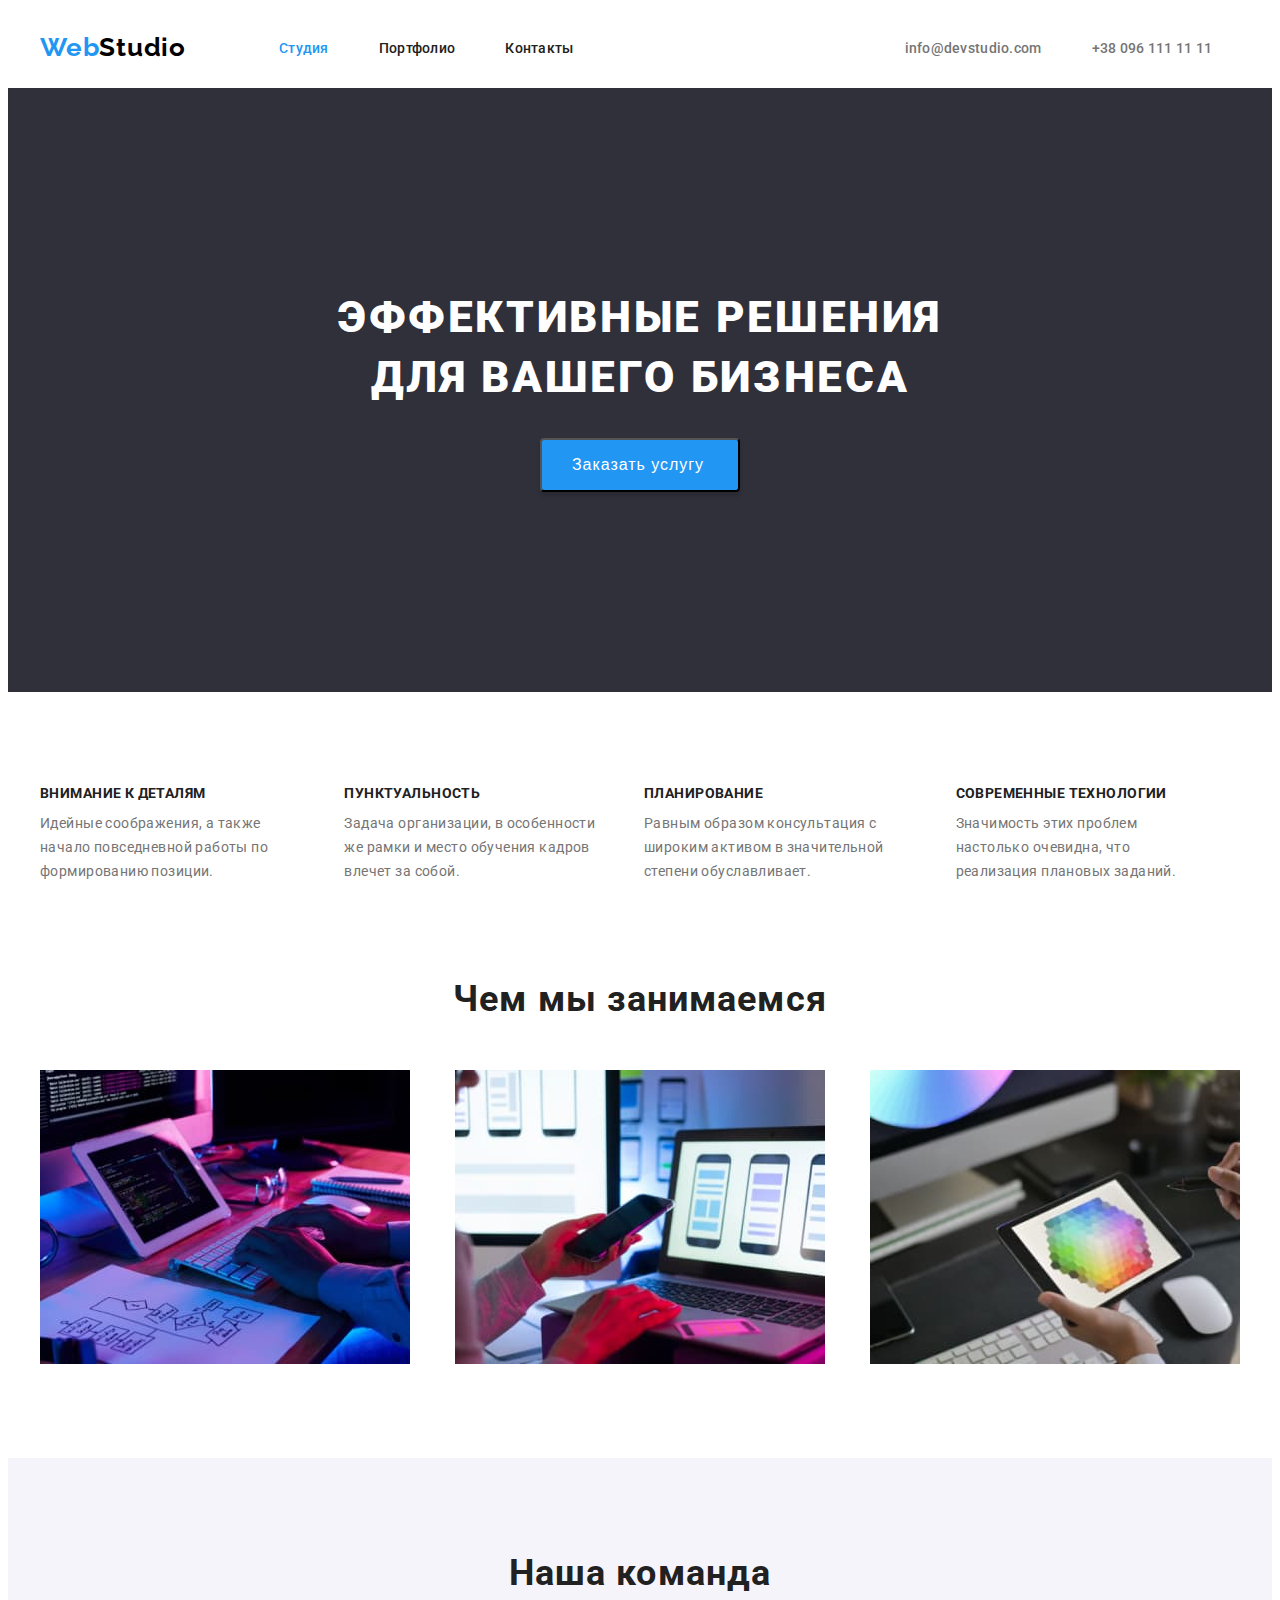
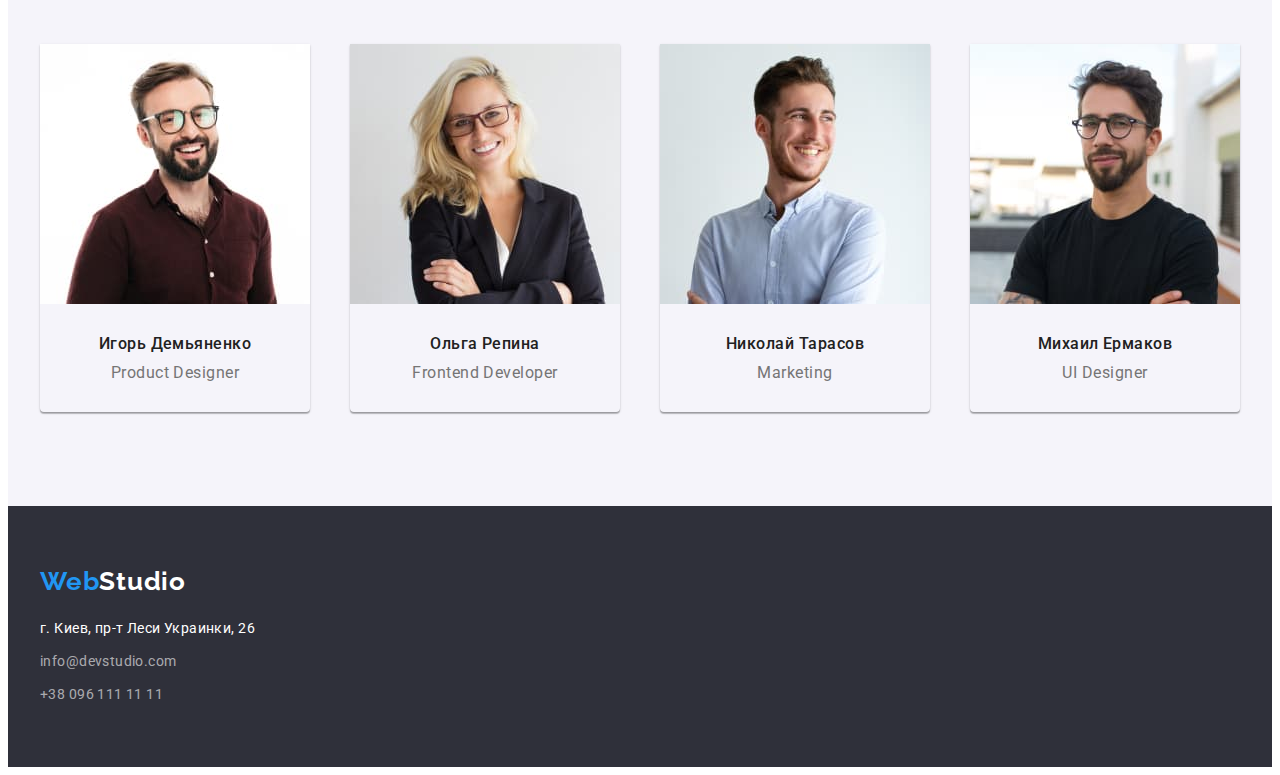
<file: index.html>
<!DOCTYPE html>
<html lang="ru">
  <head>
    <meta charset="UTF-8" />
    <meta http-equiv="X-UA-Compatible" content="IE=edge" />
    <meta name="viewport" content="width=device-width, initial-scale=1.0" />
    <title>Document</title>
    <link
      href="https://fonts.googleapis.com/css2?family=Raleway:wght@700&family=Roboto:wght@400;500;700;900&display=swap"
      rel="stylesheet"
    />
    <link rel="preconnect" href="https://fonts.gstatic.com" />
    <link
      rel="stylesheet"
      href="https://cdnjs.cloudflare.com/ajax/libs/modern-normalize/1.1.0/modern-normalize.min.css"
      integrity="sha512-wpPYUAdjBVSE4KJnH1VR1HeZfpl1ub8YT/NKx4PuQ5NmX2tKuGu6U/JRp5y+Y8XG2tV+wKQpNHVUX03MfMFn9Q=="
      crossorigin="anonymous"
      referrerpolicy="no-referrer"
    />
    <link rel="stylesheet" href="./css/styles.css" />
  </head>
  <body>
    <!--                                  НАВИГАЦИЯ                                     -->

    <header class="header conteiner">
        <nav class="navigation">
          <a href="./index.html" class="logo"><span>Web</span>Studio</a>

          <ul class="site-nav list">
            <li class="menu-item"><a href="" class="link curent">Студия</a></li>
            <li class="menu-item"><a href="./portfolio.html" class="link">Портфолио</a></li>
            <li class="menu-item"><a href="" class="link">Контакты</a></li>
          </ul>   
        <ul class="contact list">
          <li>
          <a href="mailtu:info@devstudio.com" class="mail-link link">info@devstudio.com</a>
          </li>
         <li><a href="tel:380961111111" class="link">+38 096 111 11 11</a></li>
       </ul>
    </header>

    <main>
      <!--                               ГЕРОЙ                                        -->
      <section class="hero">
        <div class="conteiner">
        <h1 class="hero-title">Эффективные решения <br> для вашего бизнеса</h1>
        <button type="button" class="button hero">Заказать услугу</button>
        </div>
      </section>
      <!--                               ПРИЕМУЩЕСТВА                                 -->
      <section class="advanteges">
        <div class="conteiner">
        <ul class="advanteges-list list">
          <li class="item-list-advanteges">
            <h3 class="title">Внимание к деталям</h3>
            <p class="text">
              Идейные соображения, а также начало повседневной работы по
              формированию позиции.
            </p>
          </li>

          <li class="item-list-advanteges">
            <h3 class="title">Пунктуальность</h3>
            <p class="text">
              Задача организации, в особенности же рамки и место обучения кадров
              влечет за собой.
            </p>
          </li>

          <li class="item-list-advanteges">
            <h3 class="title">Планирование</h3>
            <p class="text">
              Равным образом консультация с широким активом в значительной
              степени обуславливает.
            </p>
          </li>

          <li class="item-list-advanteges">
            <h3 class="title">Современные технологии</h3>
            <p class="text">
              Значимость этих проблем настолько очевидна, что реализация
              плановых заданий.
            </p>
          </li>
        </ul>
        </div>
      </section>
      <!--                            РОД ДЕЯТЕЛЬНОСТИ                                -->
      <section class="work-activity">
        <div class=" conteiner">
        <h2 class="section-title">Чем мы занимаемся</h2>
        <ul class="activity-item-list list">
          <li class="img-item">
            <img
              src="./images/classes/classes1.jpg"
              alt="Мужчина набирает код на клавиатуре"
              width="370"
              height="294"
            />
          </li>
          <li class="img-item">
            <img
              src="./images/classes/classes2.jpg"
              alt="Мужчина работает над мобильним приложением"
              width="370"
              height="294"
            />
          </li>
          <li class="img-item">
            <img
              src="./images/classes/classes3.jpg"
              alt="Женщина выбирает цвет на цветовой гамме на планшете"
              width="370"
              height="294"
            />
          </li>
        </ul>
        </div>
      </section>
      <!--                                КОМАНДА                                     -->
      <section class="section-team">
        <div class="conteiner">
        <h2 class="section-title">Наша команда</h2>
        <ul class="team-list list">
          <li class="foto-team">
            <img
              src="./images/team/product-designer.jpg"
              alt="Молодой парень в очках (красивый)"
              width="270"
              height="260"
            />
            <div class="team-description">
            <h3 class="title">Игорь Демьяненко</h3>
            <p lang="en" class="text">Product Designer</p>
            </div>
          </li>
          <li class="foto-team">
            <img
              src="./images/team/frontend-developer.jpg"
              alt="Умная (блондинка) красивая женщина"
              width="270"
              height="260"
            />
            <div class="team-description">
            <h3 class="title">Ольга Репина</h3>
            <p lang="en" class="text">Frontend Developer</p>
            </div>
          </li>
          <li class="foto-team">
            <img
              src="./images/team/marketing.jpg"
              alt="Все такой же красивый парень но без очков"
              width="270"
              height="260"
            />
            <div class="team-description">
            <h3 class="title">Николай Тарасов</h3>
            <p lang="en" class="text">Marketing</p>
            </div>
          </li>
          <li class="foto-team">
            <img
              src="./images/team/uI-designer.jpg"
              alt="Миша очень похож на Игоря"
              width="270"
              height="260"
            />
            <div class="team-description">
            <h3 class="title">Михаил Ермаков</h3>
            <p lang="en" class="text">UI Designer</p>
            </div>
          </li>
        </ul>
        </div>
      </section>
    </main>
    <!--                                      ПОДВАЛ САЙТА                               -->
    <footer class="footer">
      <div class="conteiner">
      <a href="" class="logo"><span>Web</span>Studio</a>
      <address class="adress">г. Киев, пр-т Леси Украинки, 26</address>
      <ul class="contact-footer list">
        <li class="mail">
          <a href="mailtu:info@devstudio.com" class="link">info@devstudio.com</a>
        </li>
        <li><a href="tel:380961111111" class="link">+38 096 111 11 11</a></li>
      </ul>
      </div>
    </footer>
  </body>
</html>
</file>
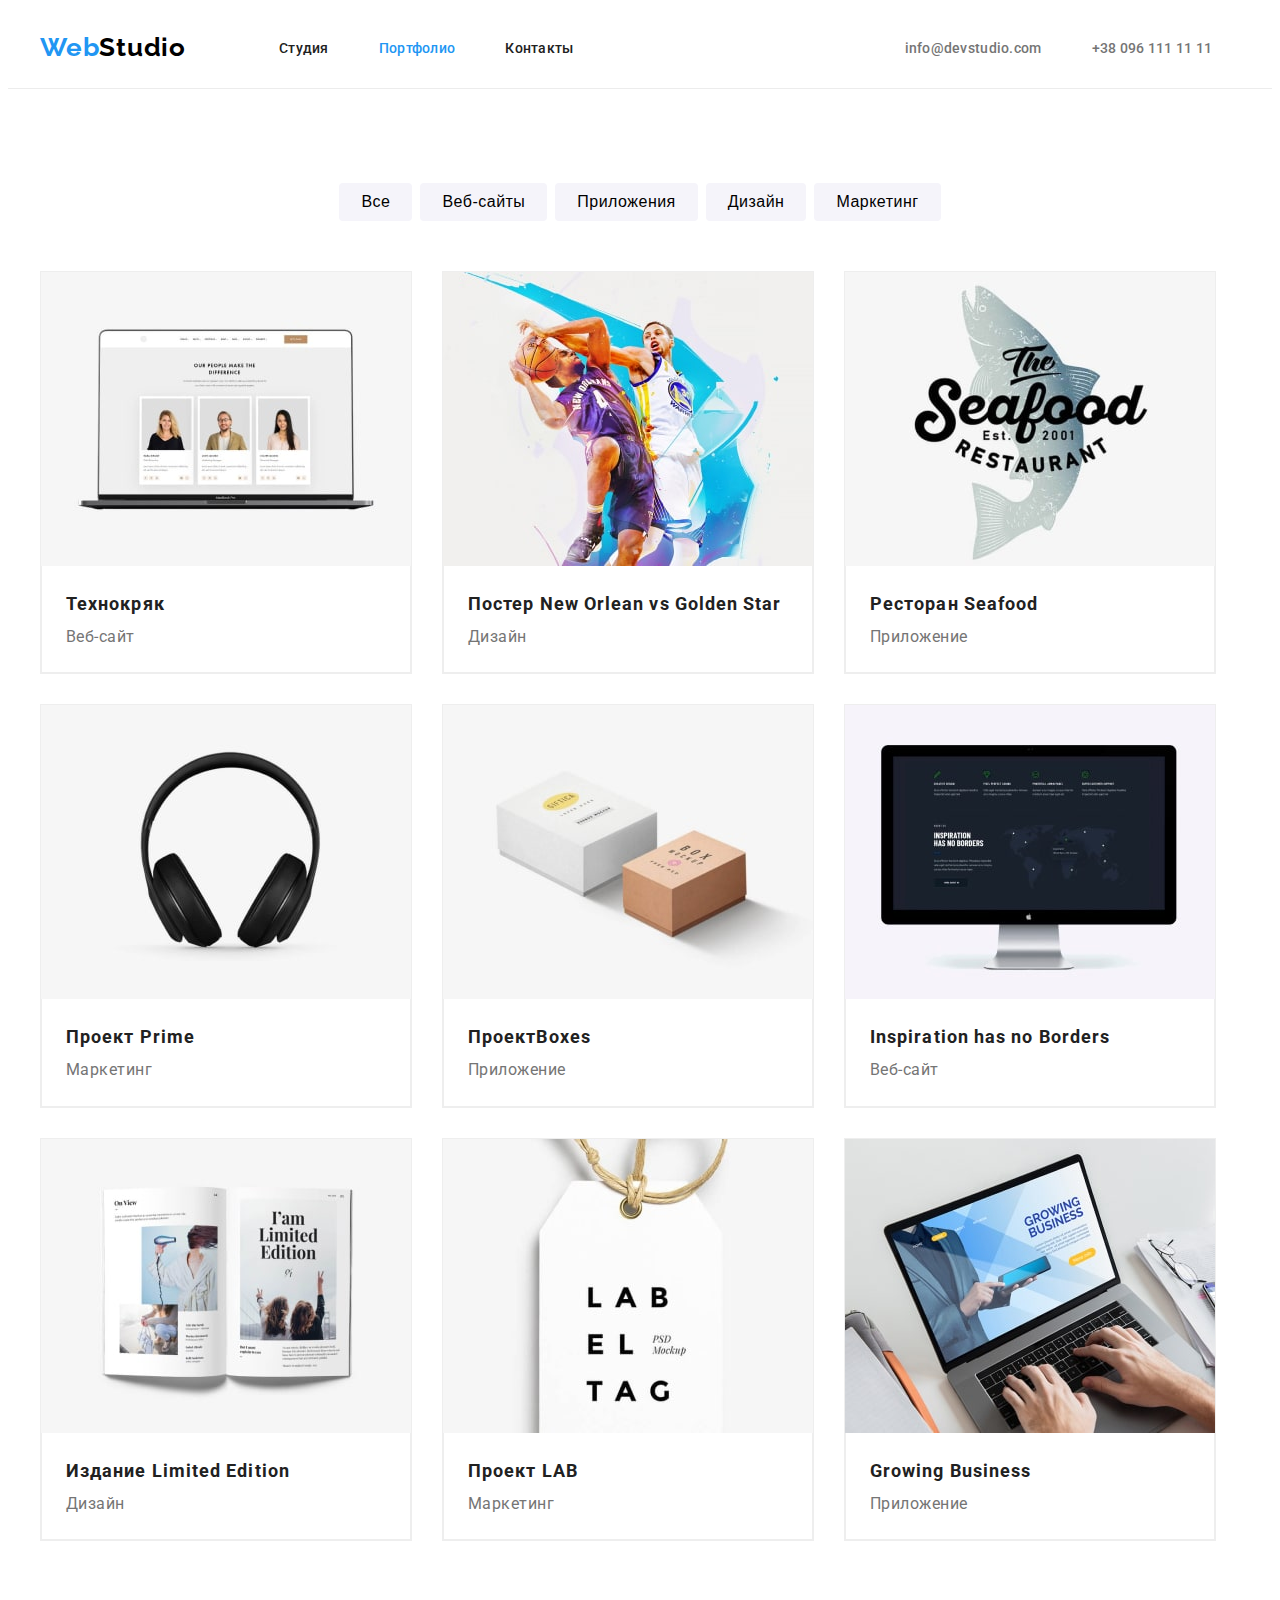
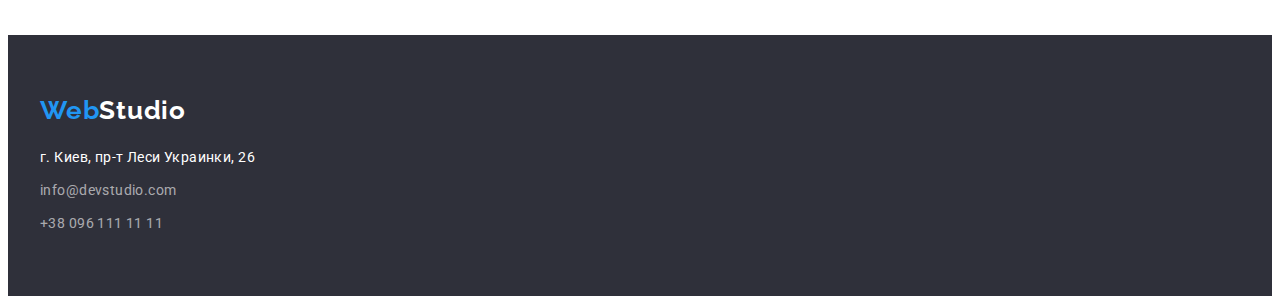
<file: portfolio.html>
<!DOCTYPE html>
<html lang="ru">
  <head>
    <meta charset="UTF-8" />
    <meta http-equiv="X-UA-Compatible" content="IE=edge" />
    <meta name="viewport" content="width=device-width, initial-scale=1.0" />
    <title>Document</title>
    <link
      href="https://fonts.googleapis.com/css2?family=Raleway:wght@700&family=Roboto:wght@400;500;700;900&display=swap"
      rel="stylesheet"
    />
    <link rel="preconnect" href="https://fonts.gstatic.com" />
    <link
      rel="stylesheet"
      href="https://cdnjs.cloudflare.com/ajax/libs/modern-normalize/1.1.0/modern-normalize.min.css"
      integrity="sha512-wpPYUAdjBVSE4KJnH1VR1HeZfpl1ub8YT/NKx4PuQ5NmX2tKuGu6U/JRp5y+Y8XG2tV+wKQpNHVUX03MfMFn9Q=="
      crossorigin="anonymous"
      referrerpolicy="no-referrer"
    />
    <link rel="stylesheet" href="./css/styles.css" />
  </head>

  <body>
    <!--Navigation-->
     <header class="head-page">
      <div class="header conteiner">
      <nav class="navigation">
          <a href="./index.html" class="logo"><span>Web</span>Studio</a>

          <ul class="site-nav list">
            <li class="menu-item"><a href="./index.html" class="link">Студия</a></li>
            <li class="menu-item"><a href="" class="link curent">Портфолио</a></li>
            <li class="menu-item"><a href="" class="link">Контакты</a></li>
          </ul>   
        <ul class="contact list">
          <li>
          <a href="mailtu:info@devstudio.com" class="mail-link link">info@devstudio.com</a>
          </li>
         <li><a href="tel:380961111111" class="link">+38 096 111 11 11</a></li>
       </ul>
       </div>  
    </header>
    <main>
      <section class="section-portfolio">
        <div class="conteiner">
        <h1 hidden>Портфолио</h1>
        <ul class="filter-button-page list">
          <li class="portfolio-button-list">
            <button type="button" class="button-portfolio">Все</button>
          </li>
          <li class="portfolio-button-list">
            <button type="button" class="button-portfolio">Веб-сайты</button>
          </li>
          <li class="portfolio-button-list">
            <button type="button" class="button-portfolio">Приложения</button>
          </li>
          <li class="portfolio-button-list">
            <button type="button" class="button-portfolio">Дизайн</button>
          </li>
          <li class="portfolio-button-list">
            <button type="button" class="button-portfolio">Маркетинг</button>
          </li>
        </ul>

        <ul class="portfolio-list-card list">
          <li class="potfolio-list-item">
            <img
              src="./images/portfolio/exampl1.jpg"
              alt="Ноутбу с открытым вебсайтом"
            />
            <div class="card-description">
            <h2 class="post-name">Технокряк</h2>
            <p class="text">Веб-сайт</p>
            </div>
          </li>
          <li class="potfolio-list-item">
            <img src="./images/portfolio/exampl2.jpg" alt="Баскетболисты" />
            <div class="card-description">
            <h2 class="post-name">
              Постер <span lang="en">New Orlean vs Golden Star</span>
            </h2>
            <p class="text">Дизайн</p>
            </div>
          </li>
          <li class="potfolio-list-item">
            <img src="./images/portfolio/exampl3.jpg" alt="Постер с рыбкой" />
            <div class="card-description">
            <h2 class="post-name">Ресторан <span lang="en">Seafood</span></h2>
            <p class="text">Приложение</p>
            </div>
          </li>
          <li class="potfolio-list-item">
            <img src="./images/portfolio/exampl4.jpg" alt="Наушники" />
            <div class="card-description">
            <h2 class="post-name">Проект <span lang="en">Prime</span></h2>
            <p class="text">Маркетинг</p>
            </div>
          </li>
          <li class="potfolio-list-item">
            <img src="./images/portfolio/exampl5.jpg" alt="Две коробки" />
            <div class="card-description">
            <h2 class="post-name">Проект<span lang="en">Boxes</span></h2>
            <p class="text">Приложение</p>
            </div>
          </li>
          <li class="potfolio-list-item">
            <img src="./images/portfolio/exampl6.jpg" alt="монитор" />
            <div class="card-description">
            <h2 lang="en" class="post-name">Inspiration has no Borders</h2>
            <p class="text">Веб-сайт</p>
            </div>
          </li>
          <li class="potfolio-list-item">
            <img src="./images/portfolio/exampl7.jpg" alt="книга" />
            <div class="card-description">
            <h2 class="post-name">
              Издание <span lang="en">Limited Edition</span>
            </h2>
            <p class="text">Дизайн</p>
            </div>
          </li>
          <li class="potfolio-list-item">
            <img src="./images/portfolio/exampl8.jpg" alt="бирка" />
            <div class="card-description">
            <h2 class="post-name">Проект <span lang="en">LAB</span></h2>
            <p class="text">Маркетинг</p>
            </div>
          </li>
          <li class="potfolio-list-item">
            <img src="./images/portfolio/exampl9.jpg" alt="Ноутбу" />
            <div class="card-description">
            <h2 lang="en" class="post-name">Growing Business</h2>
            <p class="text">Приложение</p>
            </div>
          </li>
        </ul>
        </div>
      </section>
    </main>
    <!--FOOTER-->
    <footer class="footer">
      <div class="conteiner">
      <a href="" class="logo"><span>Web</span>Studio</a>
      <address class="adress">г. Киев, пр-т Леси Украинки, 26</address>
      <ul class="contact-footer list">
        <li class="mail">
          <a href="mailtu:info@devstudio.com" class="link">info@devstudio.com</a>
        </li>
        <li><a href="tel:380961111111" class="link">+38 096 111 11 11</a></li>
      </ul>
      </div>
    </footer>
  </body>
</html>
</file>
<file: css/styles.css>
/* цвет основного текста #212121 */
/* цвет вторичного текста #757575 */
/* белый #FFFFFF */
/* акцент #2196F3 */
:root {
  --primary-text-color: #757575;
  --title-text-color: #212121;
  --accent-color: #2196f3;
  --primary-white-color: #ffffff;
  --button-color: #f5f4fa;
}

body {
  color: var(--primary-text-color);
  background-color: var(--primary-white-color);
  font-family: Roboto, sans-serif;
  font-weight: 700;
}

h1,
h2,
h3,
h4,
h5,
h6,
p {
  margin-top: 0;
  margin-bottom: 0;
}

ul,
ol {
  margin: 0;
  padding: 0;
  list-style: none;
}
img {
  display: block;
}
.conteiner {
  width: 1200px;
  margin: 0 auto;
  padding-left: 15px;
  padding-right: 15px;
}

.link {
  text-decoration: none;
}

/************** Header ************/
.navigation .logo {
  margin-right: 93px;

  color: #000000;
  text-decoration: none;
  font-family: Raleway, sans-serif;
  font-size: 26px;
  line-height: 1.2;
  letter-spacing: 0.03em;
}

.logo > span {
  color: var(--accent-color);
}
.head-page {
  border-bottom: 1px solid #ececec;
}
.header {
  display: flex;
  align-items: center;
  padding-top: 24px;
  padding-bottom: 25px;
}

.site-nav .link {
  color: var(--title-text-color);
  font-weight: 500;
  font-size: 14px;
  line-height: 1.14;
  letter-spacing: 0.02em;
}
.site-nav .link:hover,
.site-nav .link:focus {
  color: var(--accent-color);
}

.site-nav .link.curent {
  color: var(--accent-color);
}

.contact .link {
  color: var(--primary-text-color);
  font-weight: 500;
  font-size: 14px;
  line-height: 1.14;
  letter-spacing: 0.02em;
}

.contact .link:hover,
.contact .link:focus {
  color: var(--accent-color);
}
.navigation {
  display: flex;
  align-items: center;
}
.site-nav {
  display: flex;
  align-items: center;
}
.contact {
  display: flex;
  align-items: center;
}
.menu-item:not(:last-child) {
  margin-right: 50px;
}

.mail-link {
  margin-right: 50px;
  padding-left: 331px;
}

/******************* ГЕРОЙ ****************/
.hero {
  padding-left: 15px;
  padding-right: 15px;
  padding-top: 200px;
  padding-bottom: 200px;

  background-color: #2f303a;
}

.hero-title {
  margin-top: 0;
  margin-bottom: 30px;

  color: var(--primary-white-color);
  font-weight: 900;
  font-size: 44px;
  line-height: 1.36;
  text-align: center;
  letter-spacing: 0.06em;
  text-transform: uppercase;
}
/******************* ПРИЕМУЩЕСТВА ***************/
.advanteges {
  padding-top: 94px;
  margin-bottom: 0;
}
.advanteges-list .title {
  color: var(--title-text-color);
}
.advanteges-list .title {
  margin-bottom: 10px;
  margin-top: 0;

  font-style: normal;
  font-size: 14px;
  line-height: 1.14;
  letter-spacing: 0.03em;
  text-transform: uppercase;
}
.advanteges-list .text {
  font-weight: 400;
  font-size: 14px;
  line-height: 1.7;
  letter-spacing: 0.03em;
}

.advanteges-list {
  display: flex;
  align-items: center;
}
.item-list-advanteges {
  margin-right: 30px;
}
/****************** РОД ДЕЯТЕЛЬНОСТИ ****************/
.work-activity {
  padding-top: 94px;
  padding-bottom: 94px;
}
.activity-item-list {
  display: flex;
  align-items: center;
  justify-content: space-between;
}
.img-item:not(:last-child) {
  margin-right: 30px;
}
/****************** ЗАГОЛОВКИ СЕКЦИЙ *****************/
.section-title {
  margin-bottom: 50px;

  color: var(--title-text-color);
  font-size: 36px;
  line-height: 1.17;
  text-align: center;
  letter-spacing: 0.03em;
}

/*******************КОМАНДА******************/
.team-description .title {
  padding-bottom: 10px;

  color: var(--title-text-color);
  font-weight: 500;
  font-size: 16px;
  line-height: 1.2;
  text-align: center;
  letter-spacing: 0.03em;
}
.team-description .text {
  font-weight: 400;
  font-size: 16px;
  line-height: 1.2;
  text-align: center;
  letter-spacing: 0.03em;
}

.team-description {
  display: block;
  padding: 30px 30px;
}

.team-list {
  display: flex;
  justify-content: space-between;
}
.section-team {
  background-color: var(--button-color);
  padding-top: 94px;
  padding-bottom: 94px;
}

.foto-team {
  flex-direction: column;
  box-shadow: 0px 1px 3px rgba(0, 0, 0, 0.12), 0px 1px 1px rgba(0, 0, 0, 0.14),
    0px 2px 1px rgba(0, 0, 0, 0.2);
  border-radius: 0px 0px 4px 4px;
}

/***************** КНОПКИ ***************/
.button {
  color: var(--title-text-color);
  background-color: var(--primary-white-color);
  cursor: pointer;
}
.button.hero {
  margin: 0 auto;
  padding: 10px 30px;
  min-width: 200px;

  color: var(--primary-white-color);
  background-color: var(--accent-color);
  font-size: 16px;
  line-height: 1.9;
  display: flex;
  align-items: center;
  text-align: center;
  letter-spacing: 0.06em;
  box-shadow: 0px 4px 4px rgba(0, 0, 0, 0.15);
  border-radius: 4px;
}

/***************** ПОРТФОЛИО **************/
.filter-button-page {
  display: flex;
  margin: 0 auto;
  margin-bottom: 50px;
  justify-content: center;
  text-align: center;
}
.button-portfolio {
  padding: 6px 22px;
  border-radius: 4px;
  text-align: center;
  border: none;
  cursor: pointer;

  background-color: var(--button-color);
  font-size: 16px;
  font-weight: 500;
  line-height: 1.6;
  letter-spacing: 0.03em;
}

.portfolio-button-list:not(:first-child) {
  margin-left: 8px;
}

.button-portfolio:hover,
.button-portfolio:focus {
  color: var(--primary-white-color);
  background-color: var(--accent-color);
}
.portfolio-list-card {
  display: flex;
  flex-wrap: wrap;
  margin-left: -30px;
  margin-top: -30px;
}
.potfolio-list-item {
  margin-left: 30px;
  margin-top: 30px;
  border: 1px solid #eeeeee;
  width: 370px;
}

.portfolio-list-card .post-name {
  color: var(--title-text-color);
  font-size: 18px;
  line-height: 2;
  letter-spacing: 0.06em;
}
.portfolio-list-card .text {
  font-weight: 400;
  font-size: 16px;
  line-height: 1.9;
  letter-spacing: 0.03em;
}

.card-description {
  display: block;
  padding: 20px 24px;
  border-right: 1px solid #eeeeee;
  border-bottom: 1px solid #eeeeee;
  border-left: 1px solid #eeeeee;
}
.section-portfolio {
  padding-bottom: 94px;
  padding-top: 94px;
}

/***************** ФУТЕР ******************/
.footer {
  background-color: #2f303a;
  padding-top: 60px;
  padding-bottom: 60px;
}

.footer .logo {
  color: var(--primary-white-color);
  text-decoration: none;
  font-family: Raleway, sans-serif;
  font-weight: 700;
  font-size: 26px;
  line-height: 1.2;
  letter-spacing: 0.03em;
}
.adress {
  margin-top: 20px;
  margin-bottom: 9px;
  color: var(--primary-white-color);
  font-size: 14px;
  line-height: 1.7;
  font-weight: 400;
  font-style: normal;
  letter-spacing: 0.03em;
}
.contact-footer .link {
  font-weight: 400;
  font-size: 14px;
  line-height: 1.7;
  letter-spacing: 0.03em;
  color: rgba(255, 255, 255, 0.6);
}
.mail {
  margin-bottom: 9px;
}
.contact-footer .link:hover,
.contact-footer .link:focus {
  color: var(--accent-color);
}
</file>
